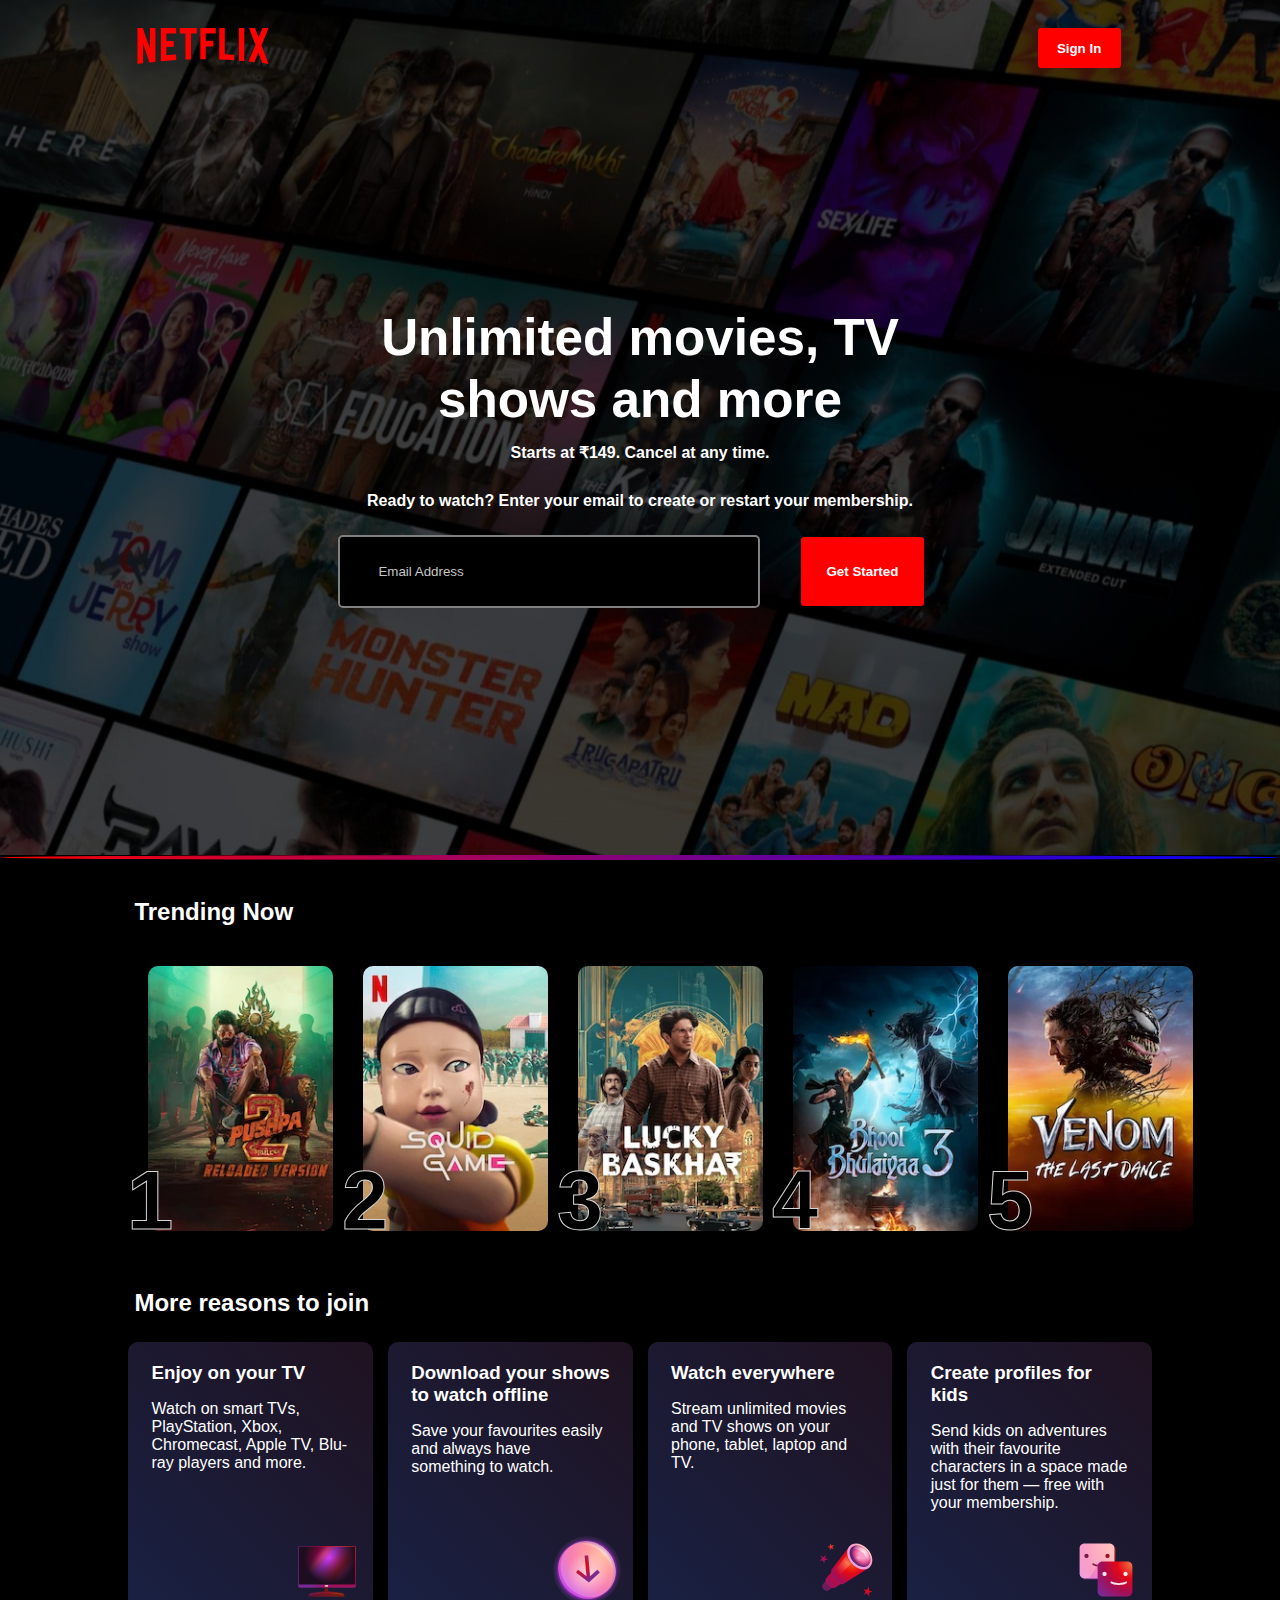
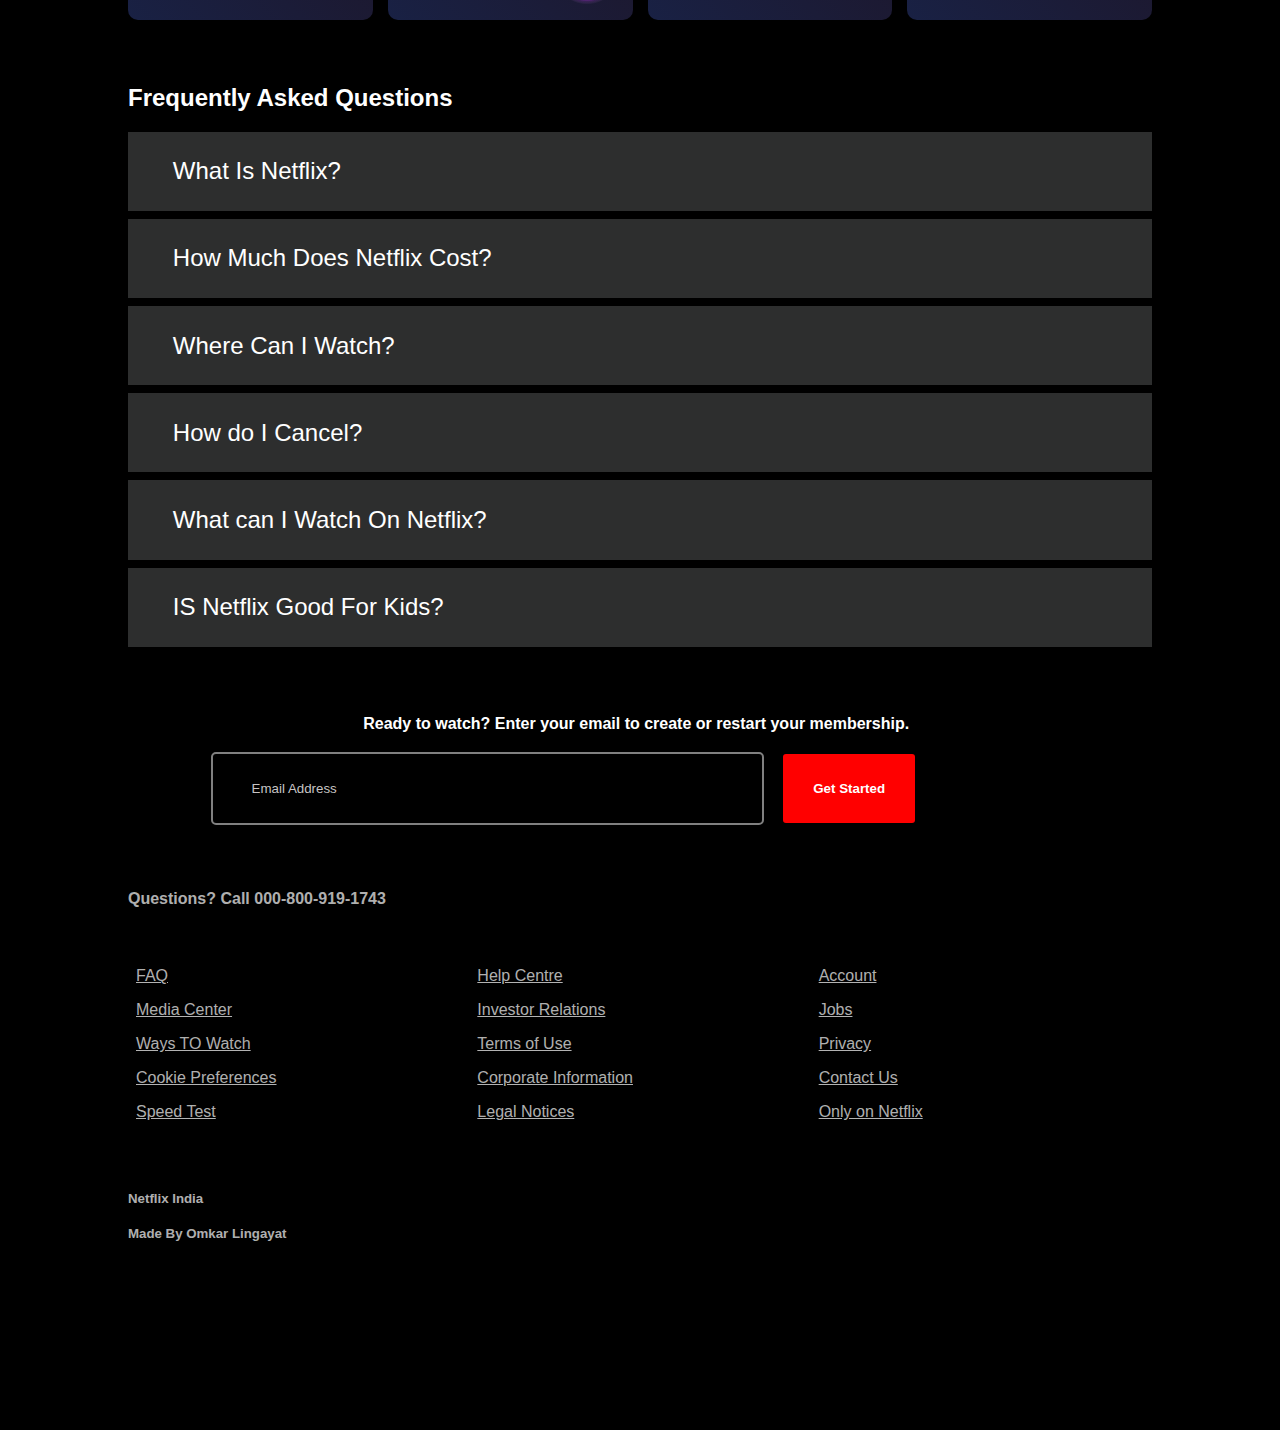
<file: index.html>
<!-- This is Clone project of NEtflix all rights of https://www.netflix.com/in/ -->
<!DOCTYPE html>
<html lang="en">
<head>
    <meta charset="UTF-8">
    <meta name="viewport" content="width=device-width, initial-scale=1.0">
    <meta name="google-site-verification" content="o3T6MEszm3nLj_qxg51S5S1HARiY66sPDUzzbkTvaAk" />
    <title>Netflix Clone By Omkar Lingayat</title>
    <link rel="stylesheet" href="./style.css">
</head>

<body>
    <div class="container1">
        <div class="nav">
            <img src="./images/logo.svg" alt="logo">
            <button>Sign In</button>
        </div>
        <div class="main">
            <div class="text">
                <div class="text-container">
                    <div class="text1">
                        <h2>Unlimited movies, TV shows and more</h2>
                        <p>Starts at ₹149. Cancel at any time.</p>
                    </div>
                    <div class="text2">
                        <p>Ready to watch? Enter your email to create or restart your membership.</p>
                        <div class="input">
                            <input type="email" placeholder="Email Address">
                            <button>Get Started </button>
                        </div>
                    </div>
                </div>
            </div>
        </div>
    </div>
    <div class="line"></div>
    <div class="container2">
        <h2>Trending Now</h2>
        <div class="img-conte">
            <div class="img1 image"><span>1</span></div>
            <div class="img2 image"><span>2</span></div>
            <div class="img3 image"><span>3</span></div>
            <div class="img4 image"><span>4</span></div>
            <div class="img5 image"><span>5</span></div>
        </div>
        <h3 class="h3">More reasons to join</h3>
        <div class="box">
            <div class="boxes">
                <div>
                <h3> Enjoy on your TV</h3>
                <p>Watch on smart TVs, PlayStation, Xbox, Chromecast, Apple TV, Blu-ray players and more.</p>
            </div>
                <div class="icons">
                    <span>
                        <svg width="72" height="72" viewBox="0 0 72 72" fill="none">
                            <g id="television-core-small">
                                <path id="Vector" fill-rule="evenodd" clip-rule="evenodd"
                                    d="M37.2 53.3992C37.2 52.7365 36.6628 52.1992 36 52.1992H34.8C34.1373 52.1992 33.6 52.7365 33.6 53.3992V56.2636C33.6 56.9129 33.0834 57.4433 32.4347 57.4739C30.3013 57.5744 28.1719 57.7834 26.0546 58.1011L19.444 59.0926C18.2692 59.2688 17.4 60.2782 17.4 61.4662V62.0992C17.4 62.4304 17.6686 62.6992 18 62.6992H52.8C53.1314 62.6992 53.4 62.4304 53.4 62.0992V61.4662C53.4 60.2782 52.5309 59.2688 51.3561 59.0926L44.7454 58.1011C42.6282 57.7834 40.4987 57.5744 38.3653 57.4739C37.7167 57.4433 37.2 56.9129 37.2 56.2636V53.3992Z"
                                    fill="url(#paint0_radial_5179_1308)"></path>
                                <path id="Vector_2"
                                    d="M18.6 60.7388C18.6 60.2306 18.9587 59.796 19.4602 59.711C22.0196 59.2775 29.7585 58.0508 35.4 58.0508C41.0415 58.0508 48.7804 59.2775 51.3398 59.711C51.8412 59.796 52.2 60.2306 52.2 60.7388C52.2 60.902 52.0575 61.0268 51.8967 61.0004C50.1219 60.707 40.9704 59.2409 35.4 59.2409C29.8295 59.2409 20.678 60.707 18.9033 61.0004C18.7425 61.0268 18.6 60.902 18.6 60.7388Z"
                                    fill="url(#paint1_radial_5179_1308)"></path>
                                <path id="Vector_3"
                                    d="M63 12H8.99995C8.00584 12 7.19995 12.8059 7.19995 13.8V51.6C7.19995 52.5941 8.00584 53.4 8.99995 53.4H63C63.9941 53.4 64.8 52.5941 64.8 51.6V13.8C64.8 12.8059 63.9941 12 63 12Z"
                                    fill="url(#paint2_linear_5179_1308)"></path>
                                <path id="Vector_4"
                                    d="M63 12H8.99995C8.00584 12 7.19995 12.8059 7.19995 13.8V51.6C7.19995 52.5941 8.00584 53.4 8.99995 53.4H63C63.9941 53.4 64.8 52.5941 64.8 51.6V13.8C64.8 12.8059 63.9941 12 63 12Z"
                                    fill="url(#paint3_radial_5179_1308)"></path>
                                <path id="Vector_5" fill-rule="evenodd" clip-rule="evenodd"
                                    d="M8.99995 12.6H63C63.663 12.6 64.2 13.1372 64.2 13.8V50.4H7.79995V13.8C7.79995 13.1372 8.33719 12.6 8.99995 12.6ZM7.19995 50.4V13.8C7.19995 12.8059 8.00581 12 8.99995 12H63C63.9942 12 64.8 12.8059 64.8 13.8V50.4V51.6C64.8 52.5941 63.9942 53.4 63 53.4H8.99995C8.00581 53.4 7.19995 52.5941 7.19995 51.6V50.4Z"
                                    fill="url(#paint4_radial_5179_1308)"></path>
                                <path id="Vector_6"
                                    d="M35.4 52.8C36.3941 52.8 37.2 52.3971 37.2 51.9C37.2 51.4029 36.3941 51 35.4 51C34.4059 51 33.6 51.4029 33.6 51.9C33.6 52.3971 34.4059 52.8 35.4 52.8Z"
                                    fill="url(#paint5_radial_5179_1308)"></path>
                            </g>
                            <defs>
                                <radialGradient id="paint0_radial_5179_1308" cx="0" cy="0" r="1"
                                    gradientUnits="userSpaceOnUse"
                                    gradientTransform="translate(50.3269 49.3723) rotate(118.526) scale(55.1579 46.2871)">
                                    <stop stop-color="#802600"></stop>
                                    <stop offset="0.333333" stop-color="#6F181D"></stop>
                                    <stop offset="0.666667" stop-color="#5B1333"></stop>
                                    <stop offset="1" stop-color="#391945"></stop>
                                </radialGradient>
                                <radialGradient id="paint1_radial_5179_1308" cx="0" cy="0" r="1"
                                    gradientUnits="userSpaceOnUse"
                                    gradientTransform="translate(48.1077 53.6128) rotate(158.116) scale(32.7275 42.219)">
                                    <stop stop-color="#99421D"></stop>
                                    <stop offset="0.333333" stop-color="#99161D"></stop>
                                    <stop offset="0.666667" stop-color="#7D1845"></stop>
                                    <stop offset="1" stop-color="#59216E"></stop>
                                </radialGradient>
                                <linearGradient id="paint2_linear_5179_1308" x1="10.4727" y1="14.9572" x2="56.1755"
                                    y2="51.4814" gradientUnits="userSpaceOnUse">
                                    <stop stop-color="#99161D"></stop>
                                    <stop offset="0.245283" stop-color="#CA005B"></stop>
                                    <stop offset="0.346698" stop-color="#FF479A"></stop>
                                    <stop offset="0.46934" stop-color="#CC3CFF"></stop>
                                    <stop offset="0.735849" stop-color="#BC1A22"></stop>
                                    <stop offset="1" stop-color="#C94FF5"></stop>
                                </linearGradient>
                                <radialGradient id="paint3_radial_5179_1308" cx="0" cy="0" r="1"
                                    gradientUnits="userSpaceOnUse"
                                    gradientTransform="translate(38.6181 23.8286) rotate(90) scale(25.9571 25.8545)">
                                    <stop stop-color="#1C0E20" stop-opacity="0"></stop>
                                    <stop offset="1" stop-color="#1C0E20"></stop>
                                </radialGradient>
                                <radialGradient id="paint4_radial_5179_1308" cx="0" cy="0" r="1"
                                    gradientUnits="userSpaceOnUse"
                                    gradientTransform="translate(54 20.1938) rotate(144.293) scale(47.2897 44.8232)">
                                    <stop stop-color="#EF7744"></stop>
                                    <stop offset="0.333333" stop-color="#E50914"></stop>
                                    <stop offset="0.666667" stop-color="#A70D53"></stop>
                                    <stop offset="1" stop-color="#792A95"></stop>
                                </radialGradient>
                                <radialGradient id="paint5_radial_5179_1308" cx="0" cy="0" r="1"
                                    gradientUnits="userSpaceOnUse"
                                    gradientTransform="translate(36.525 51.3562) rotate(135) scale(4.58735)">
                                    <stop stop-color="#FFDCCC"></stop>
                                    <stop offset="0.333333" stop-color="#FFBDC0"></stop>
                                    <stop offset="0.666667" stop-color="#F89DC6"></stop>
                                    <stop offset="1" stop-color="#E4A1FA"></stop>
                                </radialGradient>
                            </defs>
                        </svg></span>
                </div>
            </div>
            <div class="boxes">
                <div>
                <h3> Download your shows to watch offline</h3>
                <p> Save your favourites easily and always have something to watch.</p>
            </div>
                <div class="icons">
                    <span><svg width="72" height="72" viewBox="0 0 72 72" fill="none">
                            <g id="download-core-small">
                                <path id="Vector"
                                    d="M36 70.2008C54.8882 70.2008 70.2001 54.8889 70.2001 36.0008C70.2001 17.1126 54.8882 1.80078 36 1.80078C17.1119 1.80078 1.80005 17.1126 1.80005 36.0008C1.80005 54.8889 17.1119 70.2008 36 70.2008Z"
                                    fill="url(#paint0_radial_5179_7940)"></path>
                                <path id="Vector_2" opacity="0.4"
                                    d="M64.7658 36.195C65.5206 51.5916 53.7908 63.5824 38.5668 62.977C23.3428 62.3722 10.3893 49.4 9.63446 34.0034C8.87954 18.6068 20.6091 6.61594 35.8331 7.22116C51.0571 7.82638 64.0104 20.7984 64.7658 36.195Z"
                                    fill="url(#paint1_radial_5179_7940)"></path>
                                <path id="Vector_3"
                                    d="M62.3657 37.9958C63.1205 53.3924 51.3908 65.3832 36.1668 64.7778C20.9428 64.173 7.9893 51.2008 7.23444 35.8041C6.47952 20.4075 18.2091 8.41672 33.4331 9.02194C48.6571 9.62716 61.6103 22.5992 62.3657 37.9958Z"
                                    fill="url(#paint2_radial_5179_7940)"></path>
                                <path id="Vector_4" opacity="0.5"
                                    d="M64.7658 36.195C65.5206 51.5916 53.7908 63.5824 38.5668 62.977C23.3428 62.3722 10.3893 49.4 9.63446 34.0034C8.87954 18.6068 20.6091 6.61594 35.8331 7.22116C51.0571 7.82638 64.0104 20.7984 64.7658 36.195Z"
                                    fill="url(#paint3_radial_5179_7940)"></path>
                                <path id="Vector_5" opacity="0.6"
                                    d="M36.9 60.6C48.6636 60.6 58.2 51.0637 58.2 39.3C58.2 27.5363 48.6636 18 36.9 18C25.1363 18 15.6 27.5363 15.6 39.3C15.6 51.0637 25.1363 60.6 36.9 60.6Z"
                                    fill="url(#paint4_radial_5179_7940)"></path>
                                <path id="Vector_6" fill-rule="evenodd" clip-rule="evenodd"
                                    d="M39.0849 42.2727L46.3387 35.76L48.8945 38.5142L38.9118 47.477L37.8466 48.4333L36.6071 47.477L24.9899 38.5142L27.0434 35.76L35.4849 42.2727L33.6 21.6016H37.2L39.0849 42.2727Z"
                                    fill="url(#paint5_radial_5179_7940)"></path>
                                <path id="Vector_7" opacity="0.4" fill-rule="evenodd" clip-rule="evenodd"
                                    d="M61.6566 34.9618C61.7832 35.3893 62.391 35.3233 62.3694 34.878C61.6962 21.1369 50.1509 9.55975 36.5817 9.01957C34.4606 8.93515 32.4155 9.12541 30.4772 9.55909C30.0745 9.64915 30.1575 10.2082 30.5697 10.2246C45.0094 10.7979 57.6246 21.2971 61.6566 34.9618Z"
                                    fill="url(#paint6_radial_5179_7940)"></path>
                            </g>
                            <defs>
                                <radialGradient id="paint0_radial_5179_7940" cx="0" cy="0" r="1"
                                    gradientUnits="userSpaceOnUse"
                                    gradientTransform="translate(36.0001 36.1837) rotate(-90) scale(34.3829)">
                                    <stop offset="0.782019" stop-color="#982DBE"></stop>
                                    <stop offset="0.906819" stop-color="#B038DC" stop-opacity="0.2"></stop>
                                    <stop offset="1" stop-color="#E4A1FA" stop-opacity="0"></stop>
                                </radialGradient>
                                <radialGradient id="paint1_radial_5179_7940" cx="0" cy="0" r="1"
                                    gradientUnits="userSpaceOnUse"
                                    gradientTransform="translate(52.9937 20.0992) rotate(135) scale(49.9836)">
                                    <stop stop-color="#FFDCCC"></stop>
                                    <stop offset="0.333333" stop-color="#FFBDC0"></stop>
                                    <stop offset="0.666667" stop-color="#F89DC6"></stop>
                                    <stop offset="1" stop-color="#E4A1FA"></stop>
                                </radialGradient>
                                <radialGradient id="paint2_radial_5179_7940" cx="0" cy="0" r="1"
                                    gradientUnits="userSpaceOnUse"
                                    gradientTransform="translate(52.7999 19.6937) rotate(135) scale(53.1037)">
                                    <stop stop-color="#FFA984"></stop>
                                    <stop offset="0.333333" stop-color="#FF787F"></stop>
                                    <stop offset="0.666667" stop-color="#F45FA2"></stop>
                                    <stop offset="1" stop-color="#C44AF1"></stop>
                                </radialGradient>
                                <radialGradient id="paint3_radial_5179_7940" cx="0" cy="0" r="1"
                                    gradientUnits="userSpaceOnUse"
                                    gradientTransform="translate(52.9937 20.0992) rotate(135) scale(49.9836)">
                                    <stop stop-color="#FFDCCC"></stop>
                                    <stop offset="0.333333" stop-color="#FFBDC0"></stop>
                                    <stop offset="0.666667" stop-color="#F89DC6"></stop>
                                    <stop offset="1" stop-color="#E4A1FA"></stop>
                                </radialGradient>
                                <radialGradient id="paint4_radial_5179_7940" cx="0" cy="0" r="1"
                                    gradientUnits="userSpaceOnUse" gradientTransform="translate(36.9 39.3) scale(21.3)">
                                    <stop stop-color="white"></stop>
                                    <stop offset="1" stop-color="white" stop-opacity="0"></stop>
                                </radialGradient>
                                <radialGradient id="paint5_radial_5179_7940" cx="0" cy="0" r="1"
                                    gradientUnits="userSpaceOnUse"
                                    gradientTransform="translate(31.2 32.1016) rotate(39.5226) scale(15.5567)">
                                    <stop stop-color="#EF7744"></stop>
                                    <stop offset="0.2406" stop-color="#E50914"></stop>
                                    <stop offset="1" stop-color="#792A95"></stop>
                                </radialGradient>
                                <radialGradient id="paint6_radial_5179_7940" cx="0" cy="0" r="1"
                                    gradientUnits="userSpaceOnUse"
                                    gradientTransform="translate(50.7 21.3) rotate(-180) scale(30)">
                                    <stop stop-color="white"></stop>
                                    <stop offset="1" stop-color="white" stop-opacity="0"></stop>
                                </radialGradient>
                            </defs>
                        </svg></span>
                </div>
            </div>
            <div class="boxes">
                <div>
                <h3> Watch everywhere</h3>
                <p> Stream unlimited movies and TV shows on your phone, tablet, laptop and TV.</p>
            </div>
                <div class="icons">
                    <span><svg width="72" height="72" viewBox="0 0 72 72" fill="none">
                            <g id="telescope-core-small">
                                <path id="Vector"
                                    d="M24.0492 36.6016L33.6 46.3898L17.8029 56.8633C17.8029 56.8633 15.8891 57.6983 13.625 55.2638C11.361 52.8293 12.1235 51.238 12.1235 51.238L24.0492 36.6016Z"
                                    fill="url(#paint0_radial_5179_1664)"></path>
                                <path id="Vector_2"
                                    d="M25.0344 34.1992L36 46.151L25.0616 53.8043C25.0616 53.8043 21.8289 55.0984 18.0987 51.0172C14.3686 46.9358 15.9198 44.5105 15.9198 44.5105L25.0344 34.1992Z"
                                    fill="url(#paint1_radial_5179_1664)"></path>
                                <path id="Vector_3"
                                    d="M39 13.0195L59.1 33.6788L32.5325 50.4142C32.5325 50.4142 28.7459 50.2552 24.3978 45.4897C20.0498 40.7243 21.4096 35.8101 21.4096 35.8101L39 13.0195Z"
                                    fill="url(#paint2_radial_5179_1664)"></path>
                                <path id="Vector_4"
                                    d="M57.6709 15.3516C63.1044 21.2807 63.9858 29.2883 59.6386 33.2371C55.2916 37.186 47.3628 35.5806 41.9292 29.6515C36.4954 23.7224 35.6145 15.7148 39.9615 11.766C44.3084 7.81716 52.2372 9.42252 57.6709 15.3516Z"
                                    fill="url(#paint3_radial_5179_1664)"></path>
                                <path id="Vector_5"
                                    d="M58.3787 31.255C54.8121 34.5032 48.2143 33.0817 43.6421 28.0798C39.07 23.078 38.2547 16.39 41.8213 13.1419C45.3879 9.89364 51.9857 11.3152 56.5579 16.3171C61.1298 21.3189 61.9452 28.0069 58.3787 31.255Z"
                                    fill="url(#paint4_radial_5179_1664)"></path>
                                <path id="Vector_6" opacity="0.85"
                                    d="M59.6783 28.823C60.576 24.1785 59.6544 20.5934 56.1603 16.6199C52.6662 12.6464 47.3508 10.8657 43.7796 12.7598C39.371 15.098 48.3734 13.5961 53.4577 19.5815C57.8259 24.724 58.8516 33.1009 59.6783 28.823Z"
                                    fill="url(#paint5_radial_5179_1664)"></path>
                                <path id="Vector_7" opacity="0.4"
                                    d="M50.3979 25.2452C50.4549 26.7239 49.2932 27.7677 47.8032 27.5766C46.3131 27.3856 45.059 26.032 45.002 24.5532C44.945 23.0745 46.1067 22.0307 47.5968 22.2218C49.0868 22.4128 50.341 23.7664 50.3979 25.2452Z"
                                    fill="url(#paint6_radial_5179_1664)"></path>
                                <path id="Vector_8" opacity="0.6"
                                    d="M36.9217 21.0039L26.4258 34.3627C26.3297 36.4604 28.2903 39.5534 30.0334 40.8344L41.2345 29.9105C39.6 28.2005 36.9591 24.1025 36.9217 21.0039Z"
                                    fill="url(#paint7_radial_5179_1664)"></path>
                                <path id="Vector_9" fill-rule="evenodd" clip-rule="evenodd"
                                    d="M20.0576 9.60156L21.479 11.7187L24 11.0654L22.3575 13.0272L23.7789 15.1444L21.3424 14.2397L19.7 16.2016L19.8365 13.6806L17.4 12.7759L19.9209 12.1225L20.0576 9.60156ZM58.776 52.8016L58.9623 56.4685L62.4 57.4188L59.0774 58.7347L59.2637 62.4016L57.0239 59.548L53.7014 60.8638L55.6397 57.7843L53.4 54.9307L56.8377 55.8811L58.776 52.8016ZM15.206 24.2101L15.8768 21.0016L13.4793 23.1964L10.6853 21.5563L11.9975 24.553L9.59998 26.7478L12.8085 26.405L14.1207 29.4016L14.7915 26.1931L18 25.8502L15.206 24.2101Z"
                                    fill="url(#paint8_linear_5179_1664)"></path>
                            </g>
                            <defs>
                                <radialGradient id="paint0_radial_5179_1664" cx="0" cy="0" r="1"
                                    gradientUnits="userSpaceOnUse"
                                    gradientTransform="translate(36.6875 32.7016) rotate(135) scale(34.9134)">
                                    <stop stop-color="#99421D"></stop>
                                    <stop offset="0.333333" stop-color="#99161D"></stop>
                                    <stop offset="0.666667" stop-color="#7D1845"></stop>
                                    <stop offset="1" stop-color="#59216E"></stop>
                                </radialGradient>
                                <radialGradient id="paint1_radial_5179_1664" cx="0" cy="0" r="1"
                                    gradientUnits="userSpaceOnUse"
                                    gradientTransform="translate(42.5937 27.2992) rotate(135) scale(44.5477 44.5279)">
                                    <stop stop-color="#EF7744"></stop>
                                    <stop offset="0.333333" stop-color="#E50914"></stop>
                                    <stop offset="0.666667" stop-color="#A70D53"></stop>
                                    <stop offset="1" stop-color="#792A95"></stop>
                                </radialGradient>
                                <radialGradient id="paint2_radial_5179_1664" cx="0" cy="0" r="1"
                                    gradientUnits="userSpaceOnUse"
                                    gradientTransform="translate(42.3 29.106) rotate(135) scale(31.8127)">
                                    <stop stop-color="#FB540D"></stop>
                                    <stop offset="0.333333" stop-color="#E50914"></stop>
                                    <stop offset="0.666667" stop-color="#A70D53"></stop>
                                    <stop offset="1" stop-color="#792A95"></stop>
                                </radialGradient>
                                <radialGradient id="paint3_radial_5179_1664" cx="0" cy="0" r="1"
                                    gradientUnits="userSpaceOnUse"
                                    gradientTransform="translate(57.675 14.7078) rotate(134.326) scale(24.0433 24.0367)">
                                    <stop stop-color="#FFDCCC"></stop>
                                    <stop offset="0.333333" stop-color="#FFBDC0"></stop>
                                    <stop offset="0.666667" stop-color="#F89DC6"></stop>
                                    <stop offset="1" stop-color="#E4A1FA"></stop>
                                </radialGradient>
                                <radialGradient id="paint4_radial_5179_1664" cx="0" cy="0" r="1"
                                    gradientUnits="userSpaceOnUse"
                                    gradientTransform="translate(52.1305 21.273) rotate(141.875) scale(9.87138 12.8159)">
                                    <stop offset="0.307292" stop-color="#F89DC6"></stop>
                                    <stop offset="0.645392" stop-color="#E75094"></stop>
                                    <stop offset="1" stop-color="#59216E"></stop>
                                </radialGradient>
                                <radialGradient id="paint5_radial_5179_1664" cx="0" cy="0" r="1"
                                    gradientUnits="userSpaceOnUse"
                                    gradientTransform="translate(55.8 15.6) rotate(135) scale(13.1522)">
                                    <stop stop-color="white"></stop>
                                    <stop offset="1" stop-color="white" stop-opacity="0"></stop>
                                </radialGradient>
                                <radialGradient id="paint6_radial_5179_1664" cx="0" cy="0" r="1"
                                    gradientUnits="userSpaceOnUse"
                                    gradientTransform="translate(49.2362 22.9648) rotate(131.079) scale(5.08644 6.006)">
                                    <stop stop-color="white"></stop>
                                    <stop offset="1" stop-color="white" stop-opacity="0"></stop>
                                </radialGradient>
                                <radialGradient id="paint7_radial_5179_1664" cx="0" cy="0" r="1"
                                    gradientUnits="userSpaceOnUse"
                                    gradientTransform="translate(36.8758 29.1353) rotate(137.622) scale(13.5764)">
                                    <stop stop-color="#FFA984"></stop>
                                    <stop offset="1" stop-color="#F7636B" stop-opacity="0"></stop>
                                </radialGradient>
                                <linearGradient id="paint8_linear_5179_1664" x1="44.65" y1="27.9016" x2="24.25"
                                    y2="48.3016" gradientUnits="userSpaceOnUse">
                                    <stop stop-color="#EF7744"></stop>
                                    <stop offset="0.333333" stop-color="#E50914"></stop>
                                    <stop offset="0.666667" stop-color="#A70D53"></stop>
                                    <stop offset="1" stop-color="#792A95"></stop>
                                </linearGradient>
                            </defs>
                        </svg></span>
                </div>
            </div>
            <div class="boxes">
                <div>
                <h3>Create profiles for kids</h3>
                <p>Send kids on adventures with their favourite characters in a space made just for them — free with
                    your
                    membership.</p>
                </div>
                <div class="icons">
                    <span><svg width="72" height="72" viewBox="0 0 72 72" fill="none">
                            <g id="profiles-core-small">
                                <path id="Vector"
                                    d="M10.8 15.6008C10.8 12.9499 12.949 10.8008 15.5999 10.8008H40.8C43.4509 10.8008 45.6 12.9498 45.6 15.6008V40.8007C45.6 43.4516 43.4509 45.6007 40.8 45.6007H15.6C12.949 45.6007 10.8 43.4517 10.8 40.8007V15.6008Z"
                                    fill="url(#paint0_radial_5179_7919)"></path>
                                <path id="Vector_2"
                                    d="M9.59998 14.4016C9.59998 11.7506 11.749 9.60162 14.4 9.60156H39.6C42.251 9.60156 44.4 11.7506 44.4 14.4016V39.6015C44.4 42.2525 42.251 44.4015 39.6 44.4015H14.4C11.749 44.4016 9.59998 42.2525 9.59998 39.6015V14.4016Z"
                                    fill="url(#paint1_radial_5179_7919)"></path>
                                <path id="Vector_3"
                                    d="M18.6 21.9008C18.6 23.0606 17.6598 24.0008 16.5 24.0008C15.3402 24.0008 14.4 23.0606 14.4 21.9008C14.4 20.741 15.3402 19.8008 16.5 19.8008C17.6598 19.8008 18.6 20.741 18.6 21.9008Z"
                                    fill="url(#paint2_radial_5179_7919)"></path>
                                <path id="Vector_4"
                                    d="M39.6 21.9008C39.6 23.0606 38.6598 24.0008 37.5 24.0008C36.3402 24.0008 35.4 23.0606 35.4 21.9008C35.4 20.741 36.3402 19.8008 37.5 19.8008C38.6598 19.8008 39.6 20.741 39.6 21.9008Z"
                                    fill="url(#paint3_radial_5179_7919)"></path>
                                <path id="Vector_5"
                                    d="M23.6713 29.4501C23.2437 29.1967 22.6917 29.3379 22.4383 29.7655C22.1848 30.1932 22.3261 30.7452 22.7537 30.9986C23.8254 31.6337 26.769 32.7744 30.6375 32.7744C34.506 32.7744 37.4497 31.6337 38.5213 30.9986C38.949 30.7452 39.0902 30.1932 38.8368 29.7655C38.5834 29.3379 38.0313 29.1967 37.6037 29.4501C36.8191 29.9151 34.194 30.9744 30.6375 30.9744C27.081 30.9744 24.456 29.9151 23.6713 29.4501Z"
                                    fill="url(#paint4_radial_5179_7919)"></path>
                                <path id="Vector_6" opacity="0.35"
                                    d="M19.2 44.4016H28.2L32.4 27.6016C30.2787 28.1801 28.4542 29.5387 27.2921 31.4053L19.2 44.4016Z"
                                    fill="url(#paint5_radial_5179_7919)"></path>
                                <path id="Vector_7"
                                    d="M27.6 32.4016C27.6 29.7506 29.749 27.6016 32.4 27.6016L57.6 27.6016C60.2508 27.6016 62.4 29.7506 62.4 32.4016V57.6015C62.4 60.2524 60.2508 62.4016 57.6 62.4016H32.4C29.749 62.4016 27.6 60.2524 27.6 57.6016V32.4016Z"
                                    fill="url(#paint6_radial_5179_7919)"></path>
                                <path id="Vector_8"
                                    d="M36.6 39.9008C36.6 41.0606 35.6598 42.0008 34.5 42.0008C33.3402 42.0008 32.4 41.0606 32.4 39.9008C32.4 38.741 33.3402 37.8008 34.5 37.8008C35.6598 37.8008 36.6 38.741 36.6 39.9008Z"
                                    fill="url(#paint7_radial_5179_7919)"></path>
                                <path id="Vector_9"
                                    d="M57.6 39.9008C57.6 41.0606 56.6598 42.0008 55.5 42.0008C54.3402 42.0008 53.4 41.0606 53.4 39.9008C53.4 38.741 54.3402 37.8008 55.5 37.8008C56.6598 37.8008 57.6 38.741 57.6 39.9008Z"
                                    fill="url(#paint8_radial_5179_7919)"></path>
                                <path id="Vector_10"
                                    d="M41.8213 47.6025C41.3937 47.349 40.8416 47.4903 40.5882 47.9179C40.3348 48.3455 40.476 48.8976 40.9037 49.1509C41.9753 49.786 44.919 50.9267 48.7875 50.9267C52.656 50.9267 55.5996 49.786 56.6713 49.1509C57.0989 48.8976 57.2402 48.3455 56.9867 47.9179C56.7333 47.4903 56.1813 47.349 55.7537 47.6025C54.969 48.0674 52.344 49.1267 48.7875 49.1267C45.231 49.1267 42.6059 48.0674 41.8213 47.6025Z"
                                    fill="url(#paint9_radial_5179_7919)"></path>
                            </g>
                            <defs>
                                <radialGradient id="paint0_radial_5179_7919" cx="0" cy="0" r="1"
                                    gradientUnits="userSpaceOnUse"
                                    gradientTransform="translate(39.075 17.6882) rotate(135) scale(32.8097)">
                                    <stop stop-color="#99421D"></stop>
                                    <stop offset="0.333333" stop-color="#99161D"></stop>
                                    <stop offset="0.666667" stop-color="#7D1845"></stop>
                                    <stop offset="1" stop-color="#59216E"></stop>
                                </radialGradient>
                                <radialGradient id="paint1_radial_5179_7919" cx="0" cy="0" r="1"
                                    gradientUnits="userSpaceOnUse"
                                    gradientTransform="translate(62.4 8.70157) rotate(133.87) scale(75.3216)">
                                    <stop stop-color="#FFDCCC"></stop>
                                    <stop offset="0.333333" stop-color="#FFBDC0"></stop>
                                    <stop offset="0.666667" stop-color="#F89DC6"></stop>
                                    <stop offset="1" stop-color="#E4A1FA"></stop>
                                </radialGradient>
                                <radialGradient id="paint2_radial_5179_7919" cx="0" cy="0" r="1"
                                    gradientUnits="userSpaceOnUse"
                                    gradientTransform="translate(60.3 11.1008) rotate(133.939) scale(68.7426 55.9547)">
                                    <stop stop-color="#99421D"></stop>
                                    <stop offset="0.333333" stop-color="#99161D"></stop>
                                    <stop offset="0.666667" stop-color="#7D1845"></stop>
                                    <stop offset="1" stop-color="#59216E"></stop>
                                </radialGradient>
                                <radialGradient id="paint3_radial_5179_7919" cx="0" cy="0" r="1"
                                    gradientUnits="userSpaceOnUse"
                                    gradientTransform="translate(60.3 11.1008) rotate(133.939) scale(68.7426 55.9547)">
                                    <stop stop-color="#99421D"></stop>
                                    <stop offset="0.333333" stop-color="#99161D"></stop>
                                    <stop offset="0.666667" stop-color="#7D1845"></stop>
                                    <stop offset="1" stop-color="#59216E"></stop>
                                </radialGradient>
                                <radialGradient id="paint4_radial_5179_7919" cx="0" cy="0" r="1"
                                    gradientUnits="userSpaceOnUse"
                                    gradientTransform="translate(60.3 11.0994) rotate(133.939) scale(68.7426 55.9548)">
                                    <stop stop-color="#99421D"></stop>
                                    <stop offset="0.333333" stop-color="#99161D"></stop>
                                    <stop offset="0.666667" stop-color="#7D1845"></stop>
                                    <stop offset="1" stop-color="#59216E"></stop>
                                </radialGradient>
                                <radialGradient id="paint5_radial_5179_7919" cx="0" cy="0" r="1"
                                    gradientUnits="userSpaceOnUse"
                                    gradientTransform="translate(39.6 27.9016) rotate(135) scale(23.3345)">
                                    <stop stop-color="#FFA984"></stop>
                                    <stop offset="0.333333" stop-color="#FF787F"></stop>
                                    <stop offset="0.666667" stop-color="#F45FA2"></stop>
                                    <stop offset="1" stop-color="#C44AF1"></stop>
                                </radialGradient>
                                <radialGradient id="paint6_radial_5179_7919" cx="0" cy="0" r="1"
                                    gradientUnits="userSpaceOnUse"
                                    gradientTransform="translate(61.8 29.7016) rotate(135) scale(43.2749)">
                                    <stop stop-color="#EF7744"></stop>
                                    <stop offset="0.333333" stop-color="#E50914"></stop>
                                    <stop offset="0.666667" stop-color="#A70D53"></stop>
                                    <stop offset="1" stop-color="#792A95"></stop>
                                </radialGradient>
                                <radialGradient id="paint7_radial_5179_7919" cx="0" cy="0" r="1"
                                    gradientUnits="userSpaceOnUse"
                                    gradientTransform="translate(62.1 11.1008) rotate(137.146) scale(73.6614 60.3576)">
                                    <stop stop-color="#FFDCCC"></stop>
                                    <stop offset="0.333333" stop-color="#FDF6F6"></stop>
                                    <stop offset="0.666667" stop-color="#FADCE9"></stop>
                                    <stop offset="1" stop-color="#E4A1FA"></stop>
                                </radialGradient>
                                <radialGradient id="paint8_radial_5179_7919" cx="0" cy="0" r="1"
                                    gradientUnits="userSpaceOnUse"
                                    gradientTransform="translate(62.1 11.1008) rotate(137.146) scale(73.6614 60.3576)">
                                    <stop stop-color="#FFDCCC"></stop>
                                    <stop offset="0.333333" stop-color="#FDF6F6"></stop>
                                    <stop offset="0.666667" stop-color="#FADCE9"></stop>
                                    <stop offset="1" stop-color="#E4A1FA"></stop>
                                </radialGradient>
                                <radialGradient id="paint9_radial_5179_7919" cx="0" cy="0" r="1"
                                    gradientUnits="userSpaceOnUse"
                                    gradientTransform="translate(62.1 11.1017) rotate(137.146) scale(73.6614 60.3576)">
                                    <stop stop-color="#FFDCCC"></stop>
                                    <stop offset="0.333333" stop-color="#FDF6F6"></stop>
                                    <stop offset="0.666667" stop-color="#FADCE9"></stop>
                                    <stop offset="1" stop-color="#E4A1FA"></stop>
                                </radialGradient>
                            </defs>
                        </svg></span>
                </div>
            </div>
        </div>
    </div>
    <div class="container3">
        <h3>Frequently Asked Questions</h3>
        <div class="Ques">
            <div class="Questions">What Is Netflix?</div>
            <div class="Questions">How Much Does Netflix Cost?</div>
            <div class="Questions">Where Can I Watch?</div>
            <div class="Questions">How do I Cancel? </div>
            <div class="Questions">What can I Watch On Netflix?</div>
            <div class="Questions">IS Netflix Good For Kids?</div>
        </div>
        <div class="input footer-input">
            <h4>Ready to watch? Enter your email to create or restart your membership.
            </h4>
            <div>
                <input type="email" placeholder="Email Address">
                <button>Get Started </button>
            </div>
        </div>
    </div>
    <div class="footer">
        <h4>Questions? Call 000-800-919-1743</h4>
        <div class="list-conte">
            <ul class="list1">
                <li class="list">FAQ</li>
                <li class="list">Media Center</li>
                <li class="list">Ways TO Watch</li>
                <li class="list">Cookie Preferences</li>
                <li class="list">Speed Test</li>
            </ul>
            <ul class="list2">
                <li class="list">
                    Help Centre</li>
                <li class="list">
                    Investor Relations</li>
                <li class="list">
                    Terms of Use</li>
                <li class="list">
                    Corporate Information</li>
                <li class="list">
                    Legal Notices</li>
            </ul>
            <ul class="list3">
                <li class="list">
                    Account</li>
                <li class="list">Jobs</li>
                <li class="list">Privacy</li>
                <li class="list">
                    Contact Us</li>
                <li class="list">
                    Only on Netflix</li>
            </ul>
        </div>
        <h5>Netflix India</h5>
        <h5>Made By Omkar Lingayat</h5>
    </div>

</body>

</html>
</file>
<file: style.css>
* {
    margin: 0;
    padding: 0;
    box-sizing: border-box;
}

body,
html {
    width: 100%;
    height: 100%;
    color: white;
    background-color: rgb(0, 0, 0);
}

.container1 {
    width: 100%;
    height: 95%;
    background: url(./images/bg.jpg);
    background-position: center center;
    background-repeat: no-repeat;
    position: relative;
}

.nav {
    max-width: 80vw;
    height: 100px;
    display: flex;
    margin: auto;
    justify-content: space-between;
}

.nav img {
    width: 149.84px;
    height: 35.394px;
    margin-top: 2.2vw;
    z-index: 10;
}

.nav button {
    background-color: #FF0000;
    color: white;
    height: 40px;
    padding: 0 1.5vw;
    margin: 2.2vw 3.5vh;
    border: none;
    border-radius: 3px;
    font-weight: bold;
    z-index: 10;
}

.main {
    width: 100%;
    height: calc(95% - 90px);
    display: flex;
    flex-direction: column;
    align-items: center;
    justify-content: center;
}

.text {
    text-align: center;
    display: flex;
    flex-direction: column;
    box-sizing: border-box;
    font-family: Helvetica , sans-serif;
    font-weight: 700;
    margin: 0 auto;
}

.text-container {
    margin: 0 20vw;
}

.text1 h2 {
    font-size: 4vw;
    padding: 1vw 5vw;
    line-height: 1.2;
}

.text1 p {
    padding: 0 1vh 2vw 1vh;
}

.text2 p {
    padding: 5px 5vw;
}

.input input {
    background-color: black;
    padding: 3vh 3vw;
    width: 55%;
    margin: 1.5vw 1vh;
    border: 2px solid gray;
    border-radius: 5px;
    color: white;
}

input::placeholder {
    color: rgb(199, 196, 196);
}

.input button {
    background-color: #FF0000;
    color: white;
    padding: 3vh 2vw;
    margin: 1.7vw 3vh;
    border: none;
    border-radius: 3px;
    font-weight: bold;
}

.line {
    height: 5px;
    border-radius: 50%;
    width: 100%;
    background: linear-gradient(45deg, red, blue);

}

.container2 {
    max-width: 95vw;
    margin: auto;

}

.container2 h2 {
    padding: 3vw 4vw 1.5vw 8vw;
    font-family: sans-serif;
    font-size: 1.5rem;
}

.img-conte {
    max-width: 80vw;
    margin: auto;
    display: flex;
    gap: 30px;
    padding: 20px;
}

.image {
    position: relative;
    width: 185px;
    height: 265px;
    border-radius: 10px;
    flex-shrink: 0;

}

.img1 {
    background-image: url(./images/img1.webp);
    background-size: cover;
}

.img2 {
    background-image: url(./images/img2.webp);
    background-size: cover;
}

.img3 {
    background-image: url(./images/img3.webp);
    background-size: cover;
}

.img4 {
    background-image: url(./images/img4.webp);
    background-size: cover;
}

.img5 {
    background-image: url(./images/img5.webp);
    background-size: cover;
}

.image span {
    position: absolute;
    bottom: -18px;
    left: -21px;
    font-size: 6.5vw;
    color: black;
    -webkit-text-stroke-width: 1px;
    -webkit-text-stroke-color: rgb(212, 212, 212);
    font-weight: 900;
    font-family: sans-serif;
}

.h3 {
    font-size: 1.5em;
    padding: 3vw 4vw 1.2vw 8vw;
    font-family: sans-serif;
}

.box {
    max-width: 80vw;
    margin: auto;
    display: grid;
    grid-template-columns: repeat(4,1fr);
    gap: 15px;
    margin-top: 10px;
}

.boxes {
    width: 100%;
    min-height: 30vh;
    background: linear-gradient(45deg, #192144, #1F1220);
    border-radius: 10px;
    padding: 10px;
    font-family: sans-serif;
    overflow: hidden;
    display: flex;
    flex-direction: column;
    justify-content: space-between;
}

.boxes h3 {
    padding: 1.1vh 1.2vh 2px 1.5vh;
}

.boxes p {
    padding: 1.5vh 1.1vw 2.5vh 1.5vh;
}
.icons{
    display: flex;
    justify-content: flex-end;
}
.container3 {
    max-width: 80vw;
    margin: auto;
}

.container3>h3 {
    font-size: 1.5em;
    padding: 5vw 4vw 1.2vw 0;
    font-family: sans-serif;
}

.Ques {
    display: flex;
    flex-direction: column;
    justify-content: center;
    align-items: center;
}

.Questions {
    width: 100%;
    background-color: rgb(45, 46, 46);
    padding: 2vw 3.5vw;
    margin: 4px;
    font-size: 24px;
    font-family: sans-serif;
    font-weight: 500;
}

.Questions:hover {
    background-color: rgb(70, 71, 71);
}


.footer-input {
    max-width: 80vw;
    margin: auto;
    display: flex;
    flex-direction: column;
    justify-content: center;
    align-items: center;

}

.footer-input h4 {
    margin: 5vmax 2vw 0 2vh;
    text-align: center;
    font-family: sans-serif;
    font-size: 1rem;
}

.footer-input div {
    width: 90%;
    margin: auto;
    display: flex;
}

.footer-input input{
    width: 60%;
    height: 100%;
    margin-left: 2.5vw;
}
.footer-input button{
    width: 132px;
    margin-left: 10px;
    height: 100%;
}
.footer{
    height: 60%;
    width: 80vw;
    margin: 5vh auto;
    font-family: sans-serif;
    color: rgba(255, 255, 255, 0.7);
}
.footer h4{
    margin: 2vh 0;
}
.list-conte{
    width: 100%;
    display: grid;
    grid-template-columns: 1fr 1fr 1fr;
    margin: 4vw 0;
}
ul{
    list-style: none;
    text-decoration: underline;
    text-decoration-color:  rgba(255, 255, 255, 0.7);
    
}
ul .list{
    padding: 8px;
   
}
.footer h5{
    padding: 10px 0;
}

@media (max-width:600px) {
    .container1 {
        height: 79%;
    }

    .nav {
        height: 80px;
    }

    .nav img {
        width: 120px;
        padding: 0.9vh 4vw;
    }

    .nav button {
        height: 30px;
        margin: 2.3vh 3.5vh;
    }
    
    .input input{
        padding: 2vh 3vh;
    }
    .input button{
        padding: 2vh 2vw;
    }

    .main {
        height: calc(90% - 90px);
        justify-content: flex-start;
    }

    .text-container {
        margin: 5vh 4vw;
    }

    .text1 h2 {
        font-size: 4.1vh;
        padding: 2vw 5vw;
        line-height: 1.35;
    }

    .text2 p {
        padding: 15px 5vw;
    }

    .input {
        display: flex;
        flex-direction: column;
        align-items: center;
    }

    .container2 h2 {
        font-size: 3vh;
        padding: 4vh 4vw 2vh 8vw;
    }
    .img-conte{
        max-width: 90vw;
    }
    .image span {
        font-size: 10vh;
        bottom: -10px;
        left: -10px;
    }

    .h3 {
        font-size: 1.1em;
        padding: 4vh 4vw 1.8vh 8vw;

    }

    .box {
        grid-template-columns: 1fr;
    }

    .container3 h3 {
        font-size: 1.2em;
        padding: 5vh 4vw 1.2vh 0;
    }

    .Questions {
        font-size: 18px;
        padding: 2vh 3vh;
    }

    .footer-input {
        width: 90vw;
        align-items: flex-start;
    }
    .footer-input div {
        flex-direction: column;
        width: 100%;
    }
    .footer-input h4{
        text-align: left;
        margin: 2.5vmax 2vw 5px 0vh;

    }
    .footer-input input{
        margin: 1.5vw 0vh;
    }
    .footer-input button{
        margin: 1.5vw 0vh;
        width: 40%;
    }
    .list-conte{
        grid-template-columns: 1fr;
    }

}


@media (max-width:770px) {

    .image{
        width: 135px;
        height: 180px;
    }
    .img3,
    .img4,
    .img5 {
        display: none;
    }
}

@media (min-width:771px) and (max-width:970px) {

    .img4,
    .img5 {
        display: none;
    }
}

@media (min-width:971px) and (max-width:1200px) {
    .img5 {
        display: none;
    }
}

@media (min-width:601px) and (max-width:999px) {
    
    .container1 {
        height: 85%;
    }
    .nav {
        height: 90px;
    }

    .nav button {
        height: 35px;
    }

    .text-container {
        margin: 0vh 10vw;

    }

    .text1 h2 {
        font-size: 5vw;
        padding: 1vw 5vw;
        line-height: 1.2;
    }

    .image span {
        font-size: 9vh;
        bottom: -10px;
        left: -10px;
    }
    .box{
        grid-template-columns: 1fr 1fr;
    }
    
}
</file>
